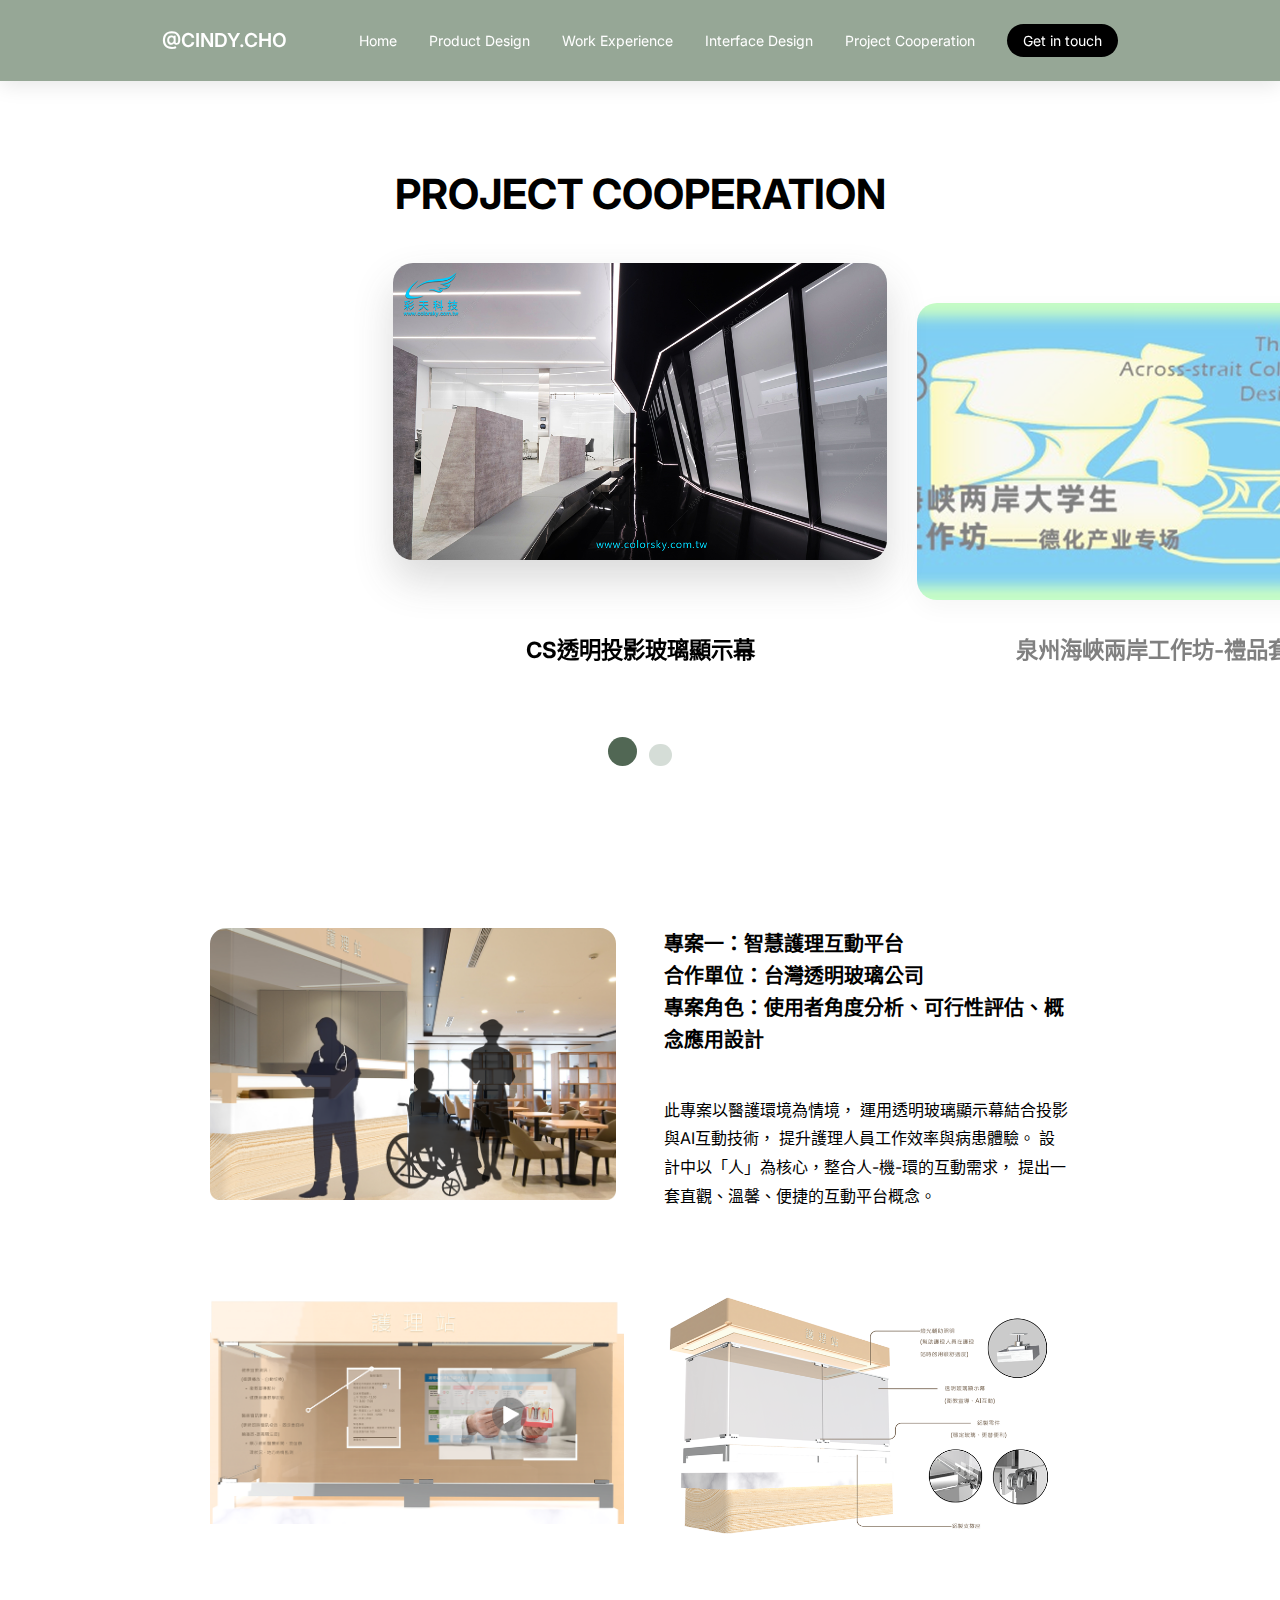
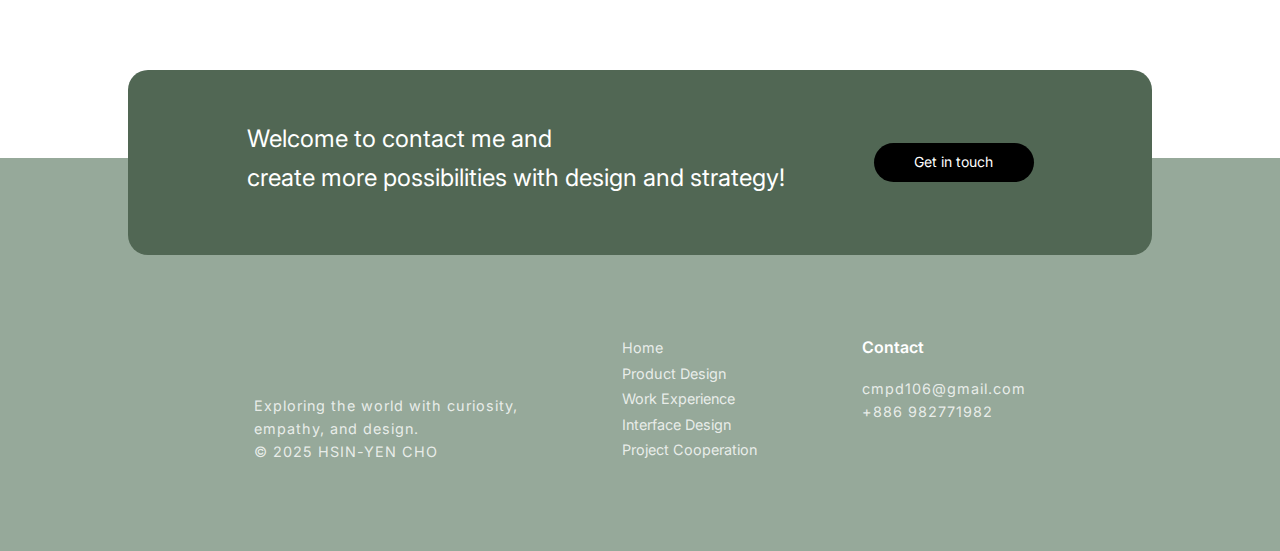
<file: projectCooperation.html>
<!DOCTYPE html>
<html lang="zh-TW">

<head>
    <meta charset="UTF-8">
    <meta name="viewport" content="width=device-width, initial-scale=1.0">
    <link rel="stylesheet" href="css/style.css">
    <link rel="stylesheet" href="css/projectCooperation.css">
    <link rel="stylesheet" href="https://cdn.jsdelivr.net/npm/swiper@11/swiper-bundle.min.css">
    <title>CINDY CHO - Designer Portfolio</title>
</head>

<body>
    <!-- Header -->
    <header>
        <div class="container">
            <div class="header-content">
                <div class="logo">@CINDY.CHO</div>

                <!-- 漢堡選單按鈕 -->
                <div class="hamburger-menu" id="hamburgerMenu">
                    <span></span>
                    <span></span>
                    <span></span>
                </div>

                <!-- 桌面版導航 -->
                <nav class="desktop-nav">
                                            <ul>
                            <li><a href="home.html">Home</a></li>
                            <li><a href="productDesign.html">Product Design</a></li>
                            <li><a href="workExperience.html">Work Experience</a></li>
                            <li><a href="#interface-design">Interface Design</a></li>
                            <li><a href="projectCooperation.html">Project Cooperation</a></li>
                            <li><a href="#contact" class="get-in-touch">Get in touch</a></li>
                        </ul>
                </nav>

                <!-- 手機版導航選單 -->
                <nav class="mobile-nav" id="mobileNav">
                                            <ul>
                            <li><a href="home.html">Home</a></li>
                            <li><a href="productDesign.html">Product Design</a></li>
                            <li><a href="workExperience.html">Work Experience</a></li>
                            <li><a href="#interface-design">Interface Design</a></li>
                            <li><a href="projectCooperation.html">Project Cooperation</a></li>
                            <li><a href="#contact" class="mobile-get-in-touch">Get in touch</a></li>
                        </ul>
                </nav>
            </div>
        </div>
    </header>
    <section id="portfolio" class="project-cooperation">
        <h2>PROJECT COOPERATION</h2>
        <div class="portfolio-showcase">
            <div class="portfolio-slider-container">
                <div class="swiper portfolioSwiper">
                    <div class="swiper-wrapper">
                        <div class="swiper-slide">
                            <div class="portfolio-card" data-portfolio="0">
                                <div class="card-image">
                                    <img src="images/projectCooperation_swiper_02.png" alt="">
                                </div>
                            </div>
                            <div class="card-content">CS透明投影玻璃顯示幕</div>
                        </div>

                        <div class="swiper-slide">
                            <div class="portfolio-card" data-portfolio="1">
                                <div class="card-image">
                                    <img src="images/projectCooperation_swiper_01.png" alt="">
                                </div>
                            </div>
                            <div class="card-content">泉州海峽兩岸工作坊-禮品套裝</div>
                        </div>
                    </div>
                </div>
                <div class="swiper-pagination"></div>
            </div>
            <div class="container">
                <div class="portfolio-detail-panel">
                    <div class="detail-content" id="portfolioDetail">
                        <!-- 內容將由 JavaScript 動態生成 -->
                    </div>
                </div>
            </div>

        </div>
    </section>

    <!-- Footer -->
    <footer>
        <!-- Contact Section -->
        <section class="contact" id="contact">
            <div class="container">
                <div class="contact-content">
                    <div class="contact-text">
                        <h2>Welcome to contact me and<br>create more possibilities with design and strategy!</h2>
                    </div>
                    <a href="#contact" class="get-in-touch">Get in touch</a>
                </div>
            </div>
        </section>
        <div class="container">
            <div class="footer-content">
                <div class="footer-section">
                    <p>Exploring the world with curiosity,<br>empathy, and design.<br>
                        © 2025 HSIN-YEN CHO</p>
                </div>
                <div class="footer-section">
                    <ul>
                        <li><a href="#">Home</a></li>
                        <li><a href="#">Product Design</a></li>
                        <li><a href="#">Work Experience</a></li>
                        <li><a href="#">Interface Design</a></li>
                        <li><a href="#">Project Cooperation</a></li>
                    </ul>
                </div>
                <div class="footer-section">
                    <h3>Contact</h3>
                    <p>cmpd106@gmail.com<br>
                        +886 982771982
                    </p>
                </div>
            </div>
        </div>
    </footer>
    <script src="script/script.js"></script>
    <script src="script/projectCooperation.js"></script>
    <script src="https://cdn.jsdelivr.net/npm/swiper@11/swiper-bundle.min.js"></script>
</body>

</html>
</file>
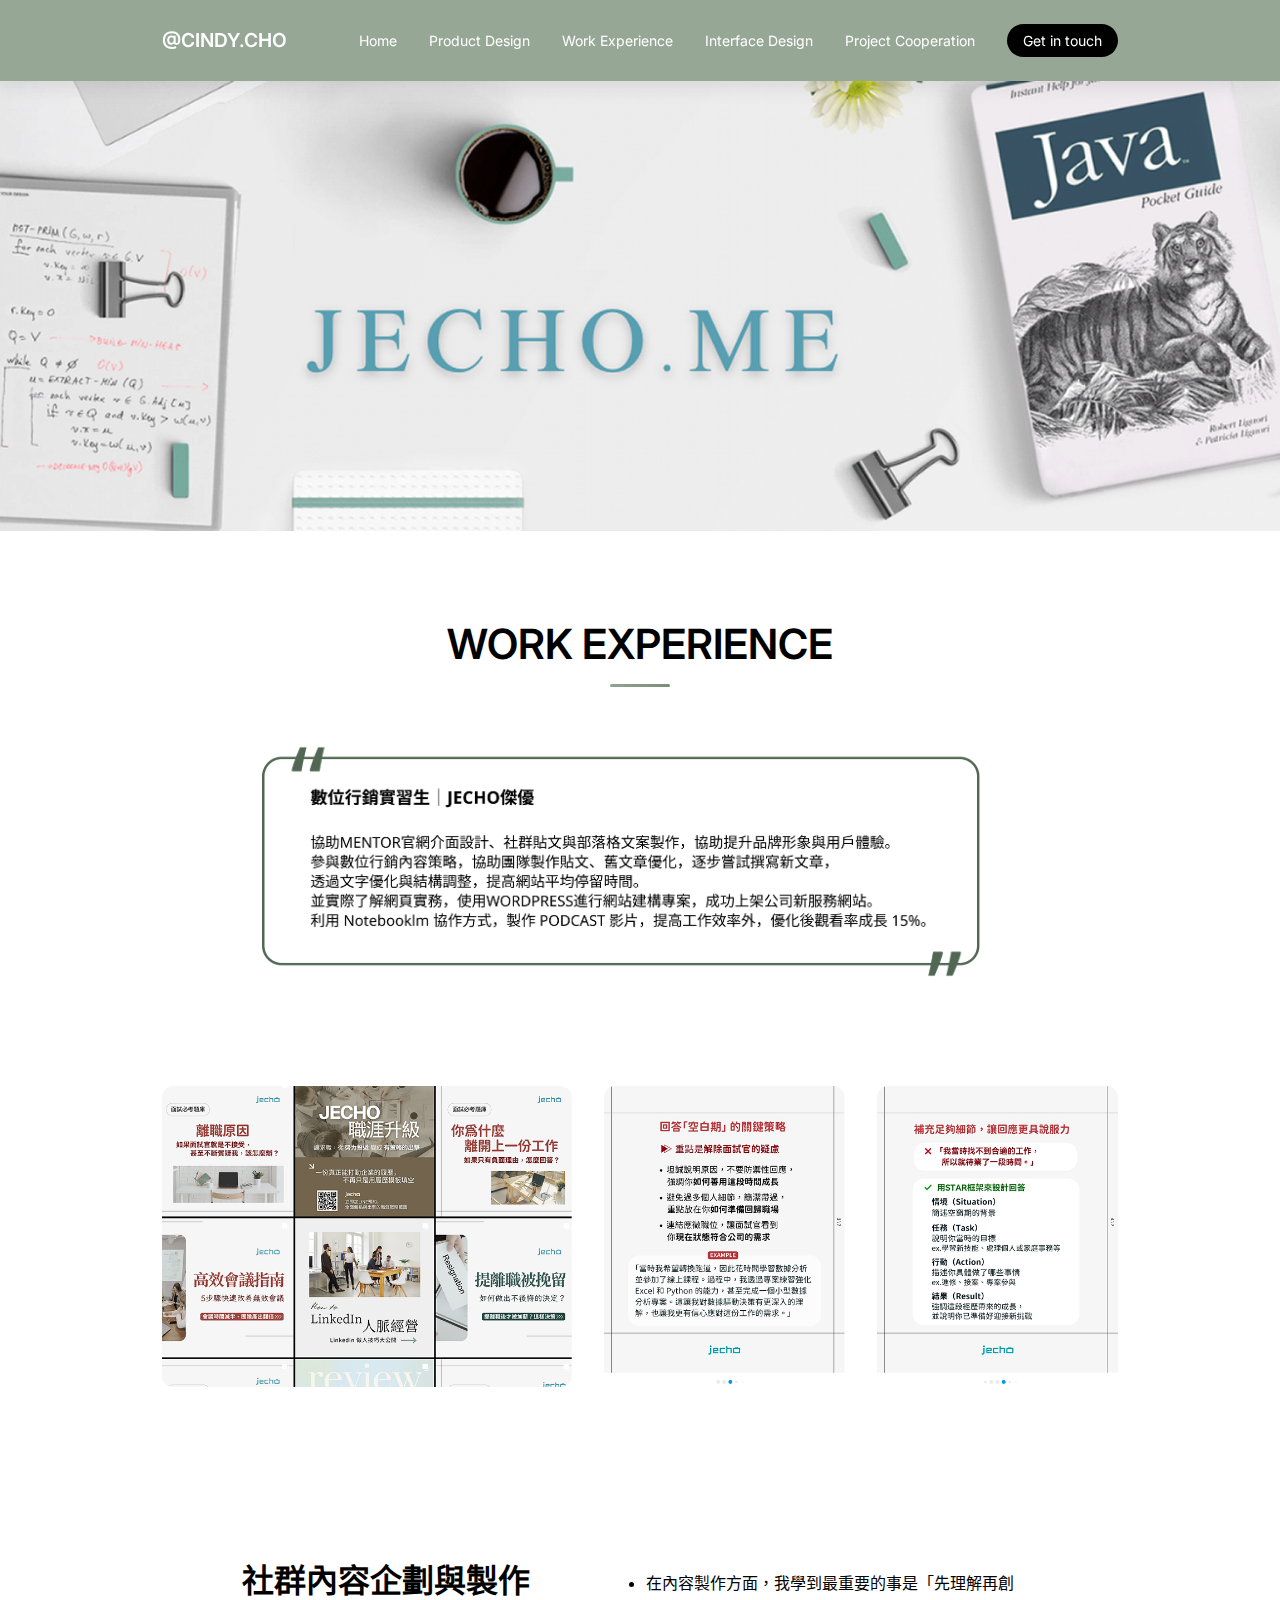
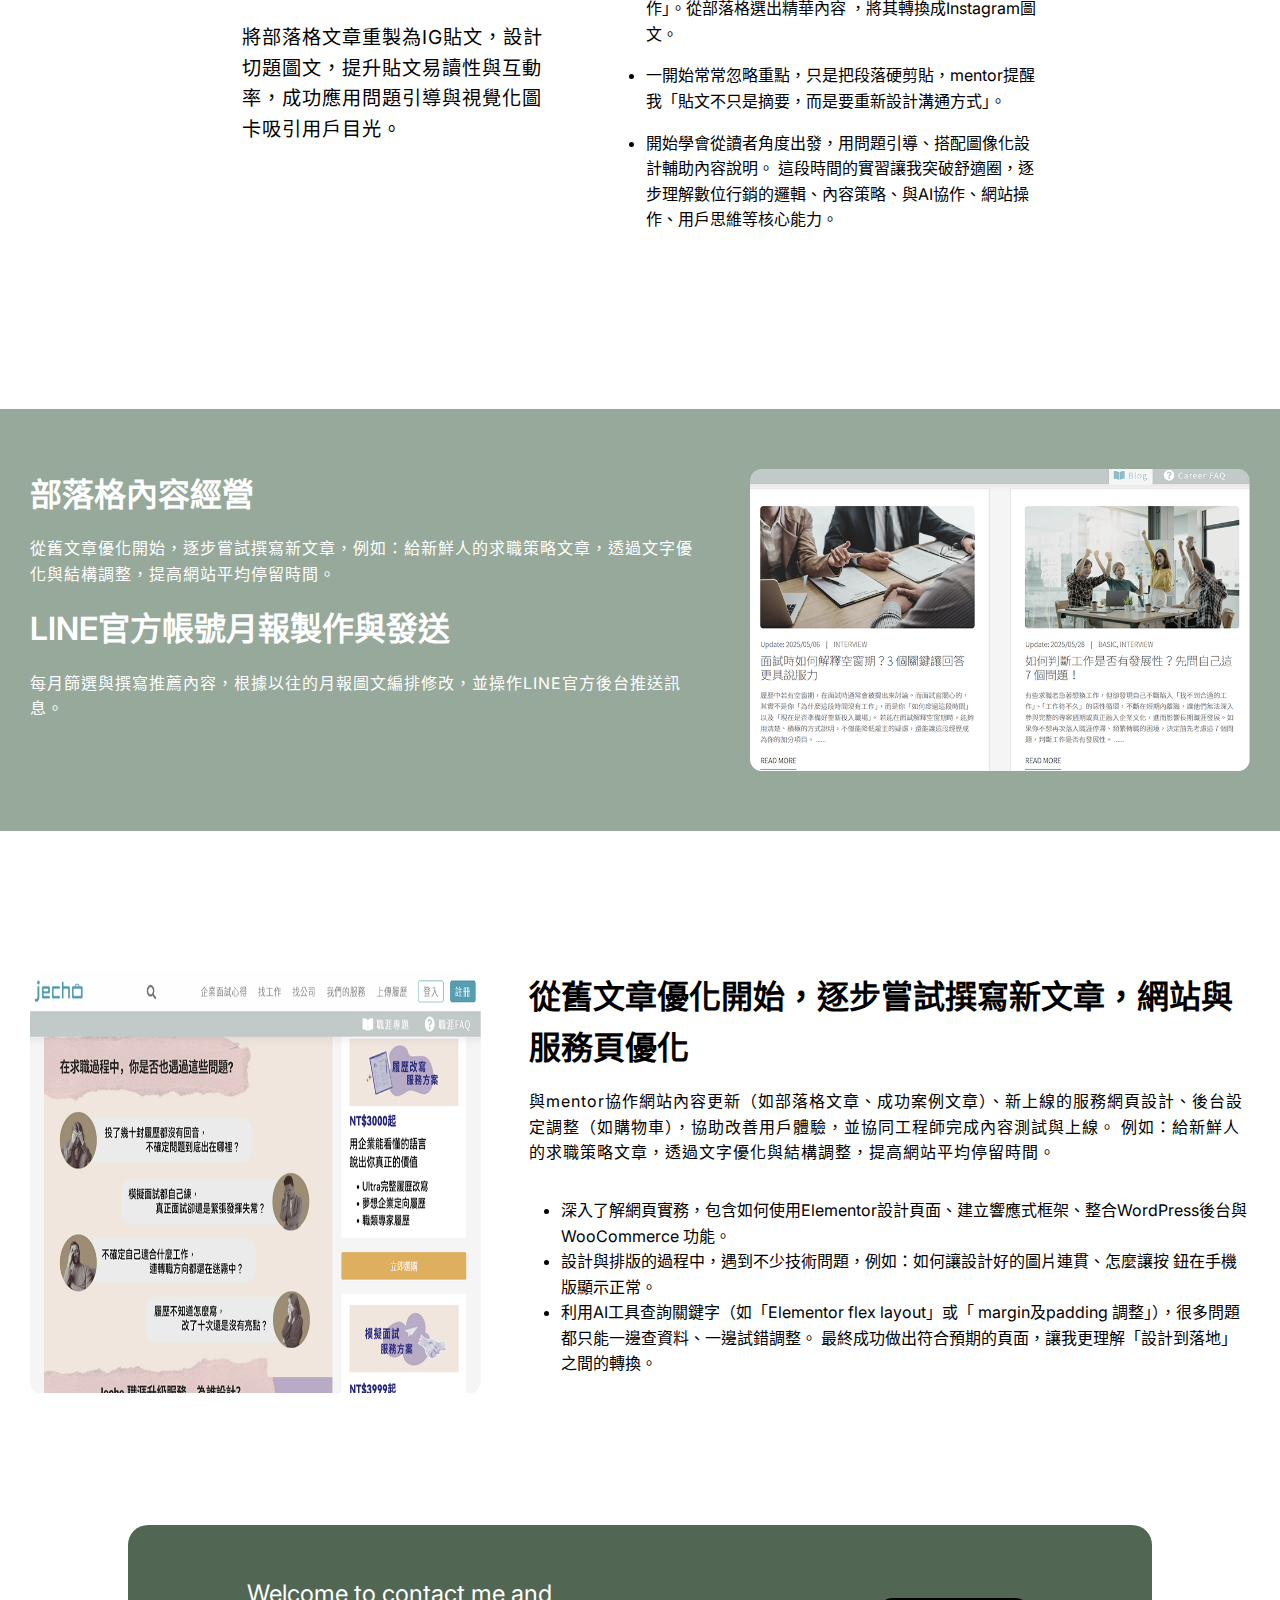
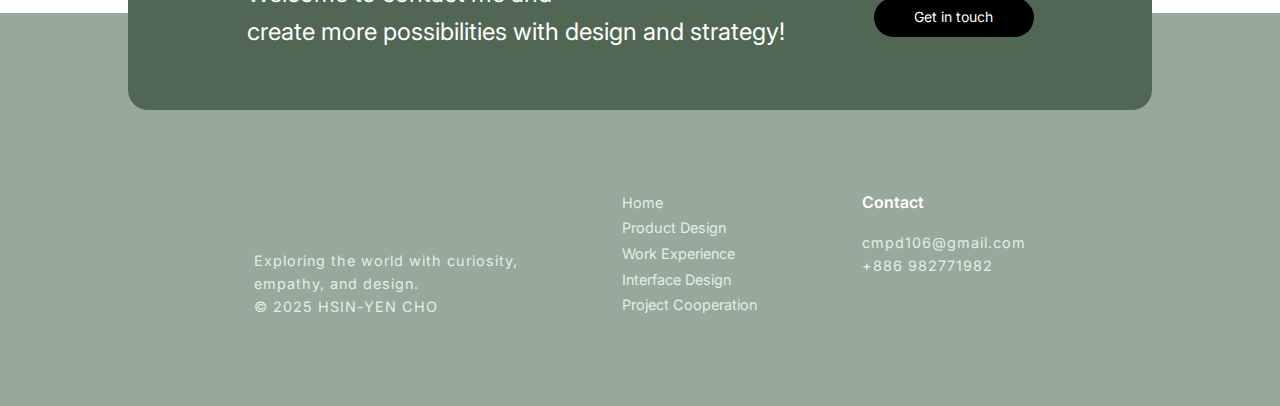
<file: workExperience.html>
<!DOCTYPE html>
<html lang="zh-TW">

<head>
    <meta charset="UTF-8">
    <meta name="viewport" content="width=device-width, initial-scale=1.0">
    <link rel="stylesheet" href="css/style.css">
    <link rel="stylesheet" href="css/workExperience.css">
    <title>CINDY CHO - Designer Portfolio</title>
</head>

<body>
    <!-- Header -->
    <header>
        <div class="container">
            <div class="header-content">
                <div class="logo">@CINDY.CHO</div>

                <!-- 漢堡選單按鈕 -->
                <div class="hamburger-menu" id="hamburgerMenu">
                    <span></span>
                    <span></span>
                    <span></span>
                </div>

                <!-- 桌面版導航 -->
                <nav class="desktop-nav">
                                            <ul>
                            <li><a href="home.html">Home</a></li>
                            <li><a href="productDesign.html">Product Design</a></li>
                            <li><a href="#">Work Experience</a></li>
                            <li><a href="#interface-design">Interface Design</a></li>
                            <li><a href="projectCooperation.html">Project Cooperation</a></li>
                            <li><a href="#contact" class="get-in-touch">Get in touch</a></li>
                        </ul>
                </nav>

                <!-- 手機版導航選單 -->
                <nav class="mobile-nav" id="mobileNav">
                                            <ul>
                            <li><a href="home.html">Home</a></li>
                            <li><a href="productDesign.html">Product Design</a></li>
                            <li><a href="workExperience.html">Work Experience</a></li>
                            <li><a href="#interface-design">Interface Design</a></li>
                            <li><a href="projectCooperation.html">Project Cooperation</a></li>
                            <li><a href="#contact" class="mobile-get-in-touch">Get in touch</a></li>
                        </ul>
                </nav>
            </div>
        </div>
    </header>
    <!-- Hero Section -->
    <section class="work-experience-hero" id="home">
        <!-- <div class="hero-content">
                <h1>PORTFOLIO</h1>
            </div> -->
    </section>
    <!-- Features Section -->
    <section class="features" id="product-design">
        <div class="container">
            <h2>WORK EXPERIENCE</h2>
            <div class="work-experience-grid">
                <img src="images/workExperienceBox.png" alt="">
            </div>
            <div class="work-experience-img-box">
                <div class="work-experience-img-box-item">
                    <img src="images/work-experience-content_p1.png" alt="">
                </div>
                <div class="work-experience-img-box-item">
                    <img src="images/work-experience-content_p2.png" alt="">
                </div>
                <div class="work-experience-img-box-item">
                    <img src="images/work-experience-content_p3.png" alt="">
                </div>
            </div>
            <div class="work-experience-content">
                <div class="work-experience-content-title">
                    <h3>社群內容企劃與製作</h3>
                    <p>將部落格文章重製為IG貼文，設計切題圖文，提升貼文易讀性與互動率，成功應用問題引導與視覺化圖卡吸引用戶目光。 </p>
                </div>
                <div class="work-experience-content-text">
                    <p>
                        <ul>
                            <li>在內容製作方面，我學到最重要的事是「先理解再創作」。從部落格選出精華內容 ，將其轉換成Instagram圖文。</li>
                            <li>一開始常常忽略重點，只是把段落硬剪貼，mentor提醒我「貼文不只是摘要，而是要重新設計溝通方式」。</li>
                            <li>開始學會從讀者角度出發，用問題引導、搭配圖像化設計輔助內容說明。 這段時間的實習讓我突破舒適圈，逐步理解數位行銷的邏輯、內容策略、與AI協作、網站操作、用戶思維等核心能力。 </li>
                        </ul>
                    </p>
                </div>
            </div>
        </div>
    </section>
    <section class="copywriting-production-section">
        <div class="copywriting-production">
            <div class="copywriting-production-content">
                <h3>部落格內容經營</h3>
                <p>從舊文章優化開始，逐步嘗試撰寫新文章，例如：給新鮮人的求職策略文章，透過文字優化與結構調整，提高網站平均停留時間。 </p>
                <h3>LINE官方帳號月報製作與發送</h3>
                <p>每月篩選與撰寫推薦內容，根據以往的月報圖文編排修改，並操作LINE官方後台推送訊息。  </p>
            </div>
            <div class="copywriting-production-img">
                <img src="images/copywriting-production.png" alt="">
            </div>
        </div>
    </section>
    <section class="interface-design-section">
        <div class="interface-design">
            <div class="interface-design-content">
                <h3>從舊文章優化開始，逐步嘗試撰寫新文章，網站與服務頁優化</h3>
                <p>與mentor協作網站內容更新（如部落格文章、成功案例文章）、新上線的服務網頁設計、後台設定調整（如購物車），協助改善用戶體驗，並協同工程師完成內容測試與上線。 例如：給新鮮人的求職策略文章，透過文字優化與結構調整，提高網站平均停留時間。 </p>
                <p>
                    <ul>
                        <li>深入了解網頁實務，包含如何使用Elementor設計頁面、建立響應式框架、整合WordPress後台與 WooCommerce 功能。 </li>
                        <li>設計與排版的過程中，遇到不少技術問題，例如：如何讓設計好的圖片連貫、怎麼讓按 鈕在手機版顯示正常。</li>
                        <li>利用AI工具查詢關鍵字（如「Elementor flex layout」或「 margin及padding 調整」），很多問題都只能一邊查資料、一邊試錯調整。
                            最終成功做出符合預期的頁面，讓我更理解「設計到落地」之間的轉換。 </li>
                    </ul>
                </p>
            </div>
            <div class="copywriting-production-img">
                <img src="images/interface-design-img.png" alt="">
            </div>
        </div>
    </section>
    <!-- Footer -->
    <footer>
        <!-- Contact Section -->
        <section class="contact" id="contact">
            <div class="container">
                <div class="contact-content">
                    <div class="contact-text">
                        <h2>Welcome to contact me and<br>create more possibilities with design and strategy!</h2>
                    </div>
                    <a href="#contact" class="get-in-touch">Get in touch</a>
                </div>
            </div>
        </section>
        <div class="container">
            <div class="footer-content">
                <div class="footer-section">
                    <p>Exploring the world with curiosity,<br>empathy, and design.<br>
                        © 2025 HSIN-YEN CHO</p>
                </div>
                <div class="footer-section">
                    <ul>
                        <li><a href="#">Home</a></li>
                        <li><a href="#">Product Design</a></li>
                        <li><a href="#">Work Experience</a></li>
                        <li><a href="#">Interface Design</a></li>
                        <li><a href="#">Project Cooperation</a></li>
                    </ul>
                </div>
                <div class="footer-section">
                    <h3>Contact</h3>
                    <p>cmpd106@gmail.com<br>
                        +886 982771982
                    </p>
                </div>
            </div>
        </div>
    </footer>
    <script src="script/script.js"></script>
</body>

</html>
</file>
<file: css/style.css>
@import url('https://fonts.googleapis.com/css2?family=Inter:ital,opsz,wght@0,14..32,100..900;1,14..32,100..900&family=Noto+Serif+TC:wght@200..900&display=swap');

* {
    margin: 0;
    padding: 0;
    box-sizing: border-box;
}

html {
    overflow-x: hidden;
}

body {
    overflow-x: hidden;
    width: 100%;
    position: relative;
}

html {
    scroll-behavior: smooth;
}

body {
    font-family: 'Inter', sans-serif;
    line-height: 1.6;
    background-color: #fff;
    overflow-x: hidden;
    min-height: 100vh;
}
.mobile-version{
    display: block;
}

/* 防止動畫元素影響佈局 */
.fade-in,
.slide-in-left,
.slide-in-right,
.scale-in {
    will-change: transform, opacity;
    backface-visibility: hidden;
    perspective: 1000px;
}

.fade-in.visible,
.slide-in-left.visible,
.slide-in-right.visible,
.scale-in.visible {
    will-change: auto;
}

/* 載入動畫 */
@keyframes fadeInUp {
    from {
        opacity: 0;
        transform: translateY(30px);
    }
    to {
        opacity: 1;
        transform: translateY(0);
    }
}

@keyframes slideInFromLeft {
    from {
        opacity: 0;
        transform: translateX(-100px);
    }
    to {
        opacity: 1;
        transform: translateX(0);
    }
}

@keyframes slideInFromRight {
    from {
        opacity: 0;
        transform: translateX(100px);
    }
    to {
        opacity: 1;
        transform: translateX(0);
    }
}

@keyframes pulse {
    0%, 100% {
        transform: scale(1);
    }
    50% {
        transform: scale(1.05);
    }
}

@keyframes float {
    0%, 100% {
        transform: translateY(0px);
    }
    50% {
        transform: translateY(-10px);
    }
}

@keyframes shimmer {
    0% {
        background-position: -200px 0;
    }
    100% {
        background-position: calc(200px + 100%) 0;
    }
}

p {
    letter-spacing: 1px;
    color: #000;
}

h2 {
    font-family: 'Inter', sans-serif;
}

.container {
    max-width: 1440px;
    margin: 0 auto;
    padding: 0 20px;
    position: relative;
    width: 100%;
    box-sizing: border-box;
}

/* Header 動畫效果 */
header {
    background: rgba(144, 162, 144, 0.9);
    padding: 25px 0;
    position: sticky;
    top: 0;
    z-index: 1000;
    backdrop-filter: blur(10px);
    transition: all 0.3s ease;
    animation: slideInFromLeft 0.8s ease-out;
}

header:hover {
    background: rgba(144, 162, 144, 0.95);
    box-shadow: 0 4px 20px rgba(0, 0, 0, 0.1);
}

.header-content {
    display: flex;
    justify-content: space-between;
    align-items: center;
    gap: 2rem;
}

.logo {
    font-size: 1.2rem;
    font-weight: 600;
    color: white;
    transition: all 0.3s ease;
    position: relative;
    overflow: hidden;
}

.logo::before {
    content: '';
    position: absolute;
    top: 0;
    left: -100%;
    width: 100%;
    height: 100%;
    background: linear-gradient(90deg, transparent, rgba(255, 255, 255, 0.2), transparent);
    transition: left 0.5s;
}

.logo:hover::before {
    left: 100%;
}

.logo:hover {
    transform: scale(1.1);
    text-shadow: 0 0 10px rgba(255, 255, 255, 0.5);
}

nav ul {
    display: flex;
    list-style: none;
    gap: 3rem;
    align-items: center;
}

nav a {
    color: white;
    text-decoration: none;
    font-weight: 400;
    font-size: 14px;
    transition: all 0.3s ease;
    position: relative;
    padding: 5px 0;
}

nav a::after {
    content: '';
    position: absolute;
    width: 0;
    height: 2px;
    bottom: -0.25rem;
    left: 50%;
    background-color: white;
    transition: all 0.3s ease;
}

nav a:last-child::after {
    content: '';
}

nav a:hover::after {
    width: 100%;
    left: 0;
}
.get-in-touch::after{
    display: none;
}
nav a:hover {
    transform: translateY(-2px);
}

.get-in-touch {
    width: 100%;
    max-width: 160px;
    text-align: center;
    background: #000;
    color: white;
    padding: 8px 16px;
    border-radius: 20px;
    text-decoration: none;
    font-size: 14px;
    transition: all 0.3s ease;
    position: relative;
    overflow: hidden;
}

.get-in-touch:hover {
    background: #333;
    transform: translateY(-2px);
    box-shadow: 0 5px 15px rgba(0, 0, 0, 0.3);
}

/* 漢堡選單樣式 */
.hamburger-menu {
    display: none;
    flex-direction: column;
    cursor: pointer;
    padding: 5px;
    z-index: 1001;
    transition: all 0.3s ease;
}

.hamburger-menu span {
    width: 25px;
    height: 3px;
    background-color: white;
    margin: 3px 0;
    transition: all 0.3s ease;
    border-radius: 2px;
}

.hamburger-menu.active span:nth-child(1) {
    transform: rotate(45deg) translate(5px, 5px);
}

.hamburger-menu.active span:nth-child(2) {
    opacity: 0;
}

.hamburger-menu.active span:nth-child(3) {
    transform: rotate(-45deg) translate(7px, -6px);
}

.hamburger-menu:hover span {
    background-color: #f0f0f0;
}

/* 手機版導航選單 */
.mobile-nav {
    display: none;
    position: fixed;
    top: 0;
    left: 0;
    width: 100%;
    height: 100vh;
    background: rgba(144, 162, 144);
    backdrop-filter: blur(20px);
    z-index: 1000;
    padding-top: 100px;
    transform: translateX(-100%);
    transition: transform 0.3s ease;
}

.mobile-nav.active {
    transform: translateX(0);
}

.mobile-nav ul {
    list-style: none;
    padding: 0;
    margin: 0;
    display: flex;
    flex-direction: column;
    align-items: center;
    gap: 2rem;
}

.mobile-nav a {
    color: white;
    text-decoration: none;
    font-size: 1.2rem;
    font-weight: 500;
    padding: 15px 30px;
    border-radius: 10px;
    transition: all 0.3s ease;
    display: block;
    text-align: center;
    min-width: 200px;
}

.mobile-nav a:hover {
    background: rgba(255, 255, 255, 0.1);
    transform: translateY(-2px);
}

.mobile-get-in-touch {
    background: rgba(255, 255, 255, 0.2) !important;
    border: 2px solid white !important;
    margin-top: 1rem !important;
    font-weight: 600 !important;
}

.mobile-get-in-touch:hover {
    background: white !important;
    color: #90a290 !important;
}

/* 選單動畫優化 */
.mobile-nav a {
    opacity: 0;
    transform: translateY(20px);
    animation: slideInMenuItem 0.3s ease forwards;
}

.mobile-nav.active a:nth-child(1) { animation-delay: 0.1s; }
.mobile-nav.active a:nth-child(2) { animation-delay: 0.2s; }
.mobile-nav.active a:nth-child(3) { animation-delay: 0.3s; }
.mobile-nav.active a:nth-child(4) { animation-delay: 0.4s; }
.mobile-nav.active a:nth-child(5) { animation-delay: 0.5s; }
.mobile-nav.active a:nth-child(6) { animation-delay: 0.6s; }

@keyframes slideInMenuItem {
    to {
        opacity: 1;
        transform: translateY(0);
    }
}

/* 防止選單項目重疊 */
.mobile-nav ul li {
    opacity: 0;
    transform: translateX(-30px);
    transition: all 0.3s ease;
}

.mobile-nav.active ul li {
    opacity: 1;
    transform: translateX(0);
}

.mobile-nav.active ul li:nth-child(1) { transition-delay: 0.1s; }
.mobile-nav.active ul li:nth-child(2) { transition-delay: 0.2s; }
.mobile-nav.active ul li:nth-child(3) { transition-delay: 0.3s; }
.mobile-nav.active ul li:nth-child(4) { transition-delay: 0.4s; }
.mobile-nav.active ul li:nth-child(5) { transition-delay: 0.5s; }
.mobile-nav.active ul li:nth-child(6) { transition-delay: 0.6s; }

/* Hero Section 動畫 */
.hero {
    height: 70vh;
    background: url('../images/heroImg.png');
    background-size: cover;
    background-position: center;
    background-attachment: fixed;
    display: flex;
    align-items: center;
    justify-content: center;
    color: white;
    text-align: center;
    position: relative;
    animation: fadeInUp 1s ease-out;
    will-change: transform;
}

.hero-content h1 {
    font-size: 4rem;
    font-weight: 300;
    letter-spacing: 0.5rem;
    margin-bottom: 1rem;
    animation: slideInFromRight 1.2s ease-out;
    position: relative;
    z-index: 1;
    will-change: transform;
}

/* Profile Section 動畫 */
.profile-section {
    background: #fff;
    color: white;
    padding: 60px 0;
}

.profile-content {
    display: flex;
    justify-content: center;
    align-items: center;
    gap: 3rem;
    max-width: 1600px;
    margin: 0 auto;
    background: #90a290;
    padding: 80px 70px 85px 50px;
    border-radius: 12px;
    transition: all 0.3s ease;
}

.profile-content:hover {
    transform: translateY(-5px);
    box-shadow: 0 15px 30px rgba(0, 0, 0, 0.1);
}

.profile-image {
    width: 100%;
    max-width: 300px;
    height: 288px;
    border-radius: 50%;
    background: url(../images/cindyCho.png);
    background-size: cover;
    flex-shrink: 0;
    border: 1px solid #fff;
    transition: all 0.3s ease;
    position: relative;
    overflow: hidden;
}

.profile-image::before {
    content: '';
    position: absolute;
    top: 0;
    left: 0;
    right: 0;
    bottom: 0;
    background: linear-gradient(45deg, transparent 30%, rgba(255, 255, 255, 0.1) 50%, transparent 70%);
    transform: translateX(-100%);
    transition: transform 0.6s;
}

.profile-image:hover::before {
    transform: translateX(100%);
}

.profile-image:hover {
    transform: scale(1.05) rotate(2deg);
    box-shadow: 0 10px 25px rgba(0, 0, 0, 0.2);
}

.profile-text h2 {
    font-size: 1.8rem;
    margin-bottom: 0.5rem;
    font-weight: 400;
    transition: all 0.3s ease;
}

.profile-text h2:hover {
    transform: translateX(10px);
    color: #f0f0f0;
}

.profile-text .subtitle {
    font-size: 0.9rem;
    margin-bottom: 1rem;
    opacity: 0.9;
    transition: all 0.3s ease;
}

.profile-text .subtitle:hover {
    opacity: 1;
    transform: translateX(5px);
}

.profile-text p {
    color: #fff;
    font-size: 0.9rem;
    line-height: 1.8;
    opacity: 0.9;
    transition: all 0.3s ease;
}

.profile-text p:hover {
    opacity: 1;
}

/* Features Section 動畫 */
.features {
    padding: 80px 0;
    background: white;
}

.features h2 {
    text-align: center;
    font-size: 2.6rem;
    margin-bottom: 3rem;
    font-weight: 600;
    position: relative;
}

.features h2::after {
    content: '';
    position: absolute;
    bottom: -10px;
    left: 50%;
    transform: translateX(-50%);
    width: 60px;
    height: 3px;
    background: linear-gradient(90deg, #90a290, #7a8f7a);
    border-radius: 2px;
}

.features-grid {
    display: grid;
    grid-template-columns: repeat(auto-fit, minmax(300px, 1fr));
    gap: 3rem;
    margin-top: 3rem;
}

.feature-item {
    text-align: center;
    padding: 2rem;
    transition: all 0.4s cubic-bezier(0.25, 0.46, 0.45, 0.94);
    border-radius: 15px;
    position: relative;
    overflow: hidden;
}

.feature-item::before {
    content: '';
    position: absolute;
    top: 0;
    left: 0;
    right: 0;
    bottom: 0;
    opacity: 0;
    transition: opacity 0.3s ease;
    border-radius: 15px;
}

.feature-item:hover::before {
    opacity: 1;
}

.feature-item:hover {
    transform: translateY(-10px) scale(1.02);
    box-shadow: 0 15px 40px rgba(0, 0, 0, 0.1);
}

.feature-icon {
    width: 100%;
    margin: 0 auto 1.5rem;
    display: flex;
    align-items: center;
    justify-content: center;
    font-size: 2rem;
    transition: all 0.3s ease;
}

.feature-icon:hover {
    animation: float 2s ease-in-out infinite;
}

.feature-icon img {
    width: 100%;
    max-width: 178px;
    height: 100%;
    object-fit: cover;
    object-position: center;
    transition: all 0.3s ease;
    filter: brightness(1);
}

.feature-icon:hover img {
    filter: brightness(1.1) saturate(1.1);
    transform: scale(1.05);
}

.feature-item h3 {
    font-size: 1.4rem;
    margin-bottom: 1rem;
    font-weight: 600;
    transition: all 0.3s ease;
    position: relative;
}

.feature-item:hover h3 {
    transform: translateY(-2px);
}

.feature-item p {
    font-size: 0.9rem;
    line-height: 1.6;
    transition: all 0.3s ease;
}

.feature-item:hover p {
    transform: translateY(-2px);
}

/* Highlight Section 動畫 */
.highlight {
    padding: 80px 0;
    background: #fff;
}

.highlight h2 {
    text-align: center;
    font-size: 2rem;
    margin-bottom: 3rem;
    font-weight: 600;
    position: relative;
}

.highlight h2::after {
    content: '';
    position: absolute;
    bottom: -10px;
    left: 50%;
    transform: translateX(-50%);
    width: 60px;
    height: 3px;
    background: linear-gradient(90deg, #90a290, #7a8f7a);
    border-radius: 2px;
}

.highlight-grid {
    display: grid;
    grid-template-columns: repeat(auto-fit, minmax(350px, 1fr));
    gap: 3rem;
    margin-top: 3rem;
}

.highlight-item {
    background: white;
    border-radius: 12px;
    overflow: hidden;
    transition: all 0.4s cubic-bezier(0.25, 0.46, 0.45, 0.94);
    position: relative;
}

.highlight-item::before {
    content: '';
    position: absolute;
    top: 0;
    left: 0;
    right: 0;
    bottom: 0;
    opacity: 0;
    transition: opacity 0.3s ease;
    z-index: 1;
}

.highlight-item:hover::before {
    opacity: 1;
}

.highlight-item:hover {
    transform: translateY(-8px) scale(1.02);
}

.highlight-image {
    display: flex;
    align-items: center;
    justify-content: center;
    font-size: 3rem;
    overflow: hidden;
    position: relative;
}

.highlight-image img {
    width: 100%;
    height: 100%;
    object-fit: cover;
    object-position: center;
    transition: all 0.4s ease;
}

.highlight-item:hover .highlight-image img {
    transform: scale(1.1);
    filter: brightness(1.1);
}

.highlight-content {
    padding: 1.5rem 0;
    text-align: center;
    position: relative;
    z-index: 2;
}

.highlight-content h3 {
    font-size: 1.4rem;
    margin-bottom: 0.8rem;
    font-weight: 600;
    transition: all 0.3s ease;
}

.highlight-item:hover .highlight-content h3 {
    transform: translateY(-2px);
}

.highlight-content p {
    font-size: 0.9rem;
    line-height: 1.6;
    margin-bottom: 1.5rem;
    transition: all 0.3s ease;
}

.highlight-item:hover .highlight-content p {
    transform: translateY(-2px);
}

.learn-more-btn {
    background: #000;
    width: 100%;
    color: white;
    padding: 8px 20px;
    border: none;
    border-radius: 10px;
    cursor: pointer;
    font-size: 1.2rem;
    transition: all 0.3s ease;
    text-decoration: none;
    display: inline-block;
    position: relative;
    overflow: hidden;
    text-align: center;
}

.learn-more-btn::before {
    content: '';
    position: absolute;
    top: 0;
    left: -100%;
    width: 100%;
    height: 100%;
    background: linear-gradient(90deg, transparent, rgba(255, 255, 255, 0.2), transparent);
    transition: left 0.5s;
}

.learn-more-btn:hover::before {
    left: 100%;
}

.learn-more-btn:hover {
    background: #333;
    transform: translateY(-2px);
    box-shadow: 0 5px 15px rgba(0, 0, 0, 0.3);
}

/* Strategy Section 動畫 */
.strategy {
    padding: 80px 0;
    background: white;
}

.strategy-content {
    display: grid;
    grid-template-columns: 1fr 1fr;
    gap: 3rem;
    align-items: center;
}

.strategy-video {
    border-radius: 8px;
    display: flex;
    align-items: center;
    justify-content: center;
    color: white;
    font-size: 3rem;
    position: relative;
    overflow: hidden;
    transition: all 0.3s ease;
}

.strategy-video:hover {
    transform: scale(1.02);
    box-shadow: 0 10px 25px rgba(0, 0, 0, 0.1);
}

.strategy-video img {
    width: 100%;
    transition: all 0.3s ease;
}

.strategy-video:hover img {
    transform: scale(1.05);
    filter: brightness(1.1);
}

.play-button {
    position: absolute;
    width: 60px;
    height: 60px;
    background: rgba(255, 255, 255, 0.9);
    border-radius: 50%;
    display: flex;
    align-items: center;
    justify-content: center;
    cursor: pointer;
    font-size: 1.5rem;
    color: #333;
    transition: all 0.3s ease;
}

.play-button:hover {
    background: rgba(255, 255, 255, 1);
    transform: scale(1.1);
    box-shadow: 0 5px 15px rgba(0, 0, 0, 0.2);
}

.strategy-text h2 {
    font-size: 2rem;
    margin-bottom: 1.5rem;
    font-weight: 600;
    transition: all 0.3s ease;
    position: relative;
}

.strategy-text h2::after {
    content: '';
    position: absolute;
    bottom: -5px;
    left: 0;
    width: 0;
    height: 2px;
    background: #90a290;
    transition: width 0.3s ease;
}

.strategy-text:hover h2::after {
    width: 100%;
}

.strategy-text p {
    font-size: 0.9rem;
    line-height: 1.8;
    margin-bottom: 1.5rem;
    transition: all 0.3s ease;
}

.strategy-text p:hover {
    transform: translateX(5px);
}

/* Contact Section 動畫 */
.contact {
    background: #516754;
    color: #fff;
    padding: 50px 0;
    border-radius: 20px;
    position: relative;
    bottom: 8rem;
    transition: all 0.3s ease;
    overflow: hidden;
    max-width: 1024px;
    margin: 0 auto;
}

.contact::before {
    content: '';
    position: absolute;
    top: -50%;
    left: -50%;
    width: 200%;
    height: 200%;
    background: radial-gradient(circle, rgba(255, 255, 255, 0.1) 0%, transparent 70%);
    opacity: 0;
    transition: opacity 0.3s ease;
}

.contact:hover::before {
    opacity: 1;
}

.contact:hover {
    transform: translateY(-5px);
    box-shadow: 0 15px 30px rgba(0, 0, 0, 0.2);
}

.contact-content {
    display: flex;
    justify-content: space-around;
    align-items: center;
    padding: 0 40px;
    position: relative;
    z-index: 1;
}

.contact-text h2 {
    font-size: 1.5rem;
    margin-bottom: 0.5rem;
    font-weight: 400;
    transition: all 0.3s ease;
}

.contact-text:hover h2 {
    transform: translateX(10px);
}

.contact-text p {
    color: #fff;
    transition: all 0.3s ease;
}

.contact-text:hover p {
    transform: translateX(5px);
}

/* Footer 動畫 */
footer {
    position: relative;
    background: #96A99A;
    color: white;
    padding: 40px 0;
    margin-top: 160px;
    transition: all 0.3s ease;
}

footer:hover {
    background: #8a9d8a;
}

.footer-content {
    display: flex;
    justify-content: space-around;
    gap: 3rem;
    margin: 0 4rem;
    position: relative;
    bottom: 3rem;
}

.footer-section:first-child {
    display: flex;
    align-items: end;
}

.footer-section h3 {
    font-size: 1rem;
    margin-bottom: 1rem;
    font-weight: 600;
    transition: all 0.3s ease;
}

.footer-section:hover h3 {
    transform: translateY(-2px);
    color: #f0f0f0;
}

.footer-section ul {
    list-style: none;
}

.footer-section ul li {
    transition: all 0.3s ease;
}

.footer-section ul li:hover {
    transform: translateX(5px);
}

.footer-section p,
.footer-section a {
    font-size: 0.9rem;
    color: rgba(255, 255, 255, 0.8);
    text-decoration: none;
    line-height: 1.6;
    transition: all 0.3s ease;
}

.footer-section a:hover {
    color: white;
    transform: translateX(3px);
}

/* 響應式動畫調整 */
@media (max-width: 768px) {
    .hero-content h1 {
        font-size: 2.5rem;
        letter-spacing: 0.2rem;
    }

    .profile-content {
        flex-direction: column;
        text-align: center;
    }

    .strategy-content {
        grid-template-columns: 1fr;
    }

    .contact-content {
        flex-direction: column;
        gap: 1rem;
        text-align: center;
    }

    nav ul {
        gap: 1rem;
    }

    nav a {
        font-size: 12px;
    }

    .feature-item:hover {
        transform: translateY(-5px) scale(1.01);
    }

    .highlight-item:hover {
        transform: translateY(-5px) scale(1.01);
    }
}

/* 載入動畫 */
.loading-animation {
    animation: pulse 2s ease-in-out infinite;
}

/* 特殊效果 */
.shimmer-effect {
    background: linear-gradient(90deg, #f0f0f0 25%, #e0e0e0 50%, #f0f0f0 75%);
    background-size: 200px 100%;
    animation: shimmer 2s infinite;
}

/* 滾動動畫類別 - 優化版本 */
.fade-in {
    opacity: 0;
    transform: translateY(20px);
    transition: all 0.6s cubic-bezier(0.25, 0.46, 0.45, 0.94);
}

.fade-in.visible {
    opacity: 1;
    transform: translateY(0);
}

.slide-in-left {
    opacity: 0;
    transform: translateX(-20px);
    transition: all 0.6s cubic-bezier(0.25, 0.46, 0.45, 0.94);
}

.slide-in-left.visible {
    opacity: 1;
    transform: translateX(0);
}

.slide-in-right {
    opacity: 0;
    transform: translateX(20px);
    transition: all 0.6s cubic-bezier(0.25, 0.46, 0.45, 0.94);
}

.slide-in-right.visible {
    opacity: 1;
    transform: translateX(0);
}

.scale-in {
    opacity: 0;
    transform: scale(0.98);
    transition: all 0.6s cubic-bezier(0.25, 0.46, 0.45, 0.94);
}

.scale-in.visible {
    opacity: 1;
    transform: scale(1);
}
@media (max-width: 1280px) {
    nav ul{
        gap: 2rem;
    }
    .container {
        max-width: 996px;
    }
}

/* 響應式設計 - 平板和手機 */

/* 平板裝置 (768px - 1024px) */
@media (max-width: 1024px) {
    .container {
        max-width: 100%;
        padding: 0 30px;
    }

    /* Header 調整 */
    header {
        padding: 20px 0;
    }

    .header-content {
        gap: 1.5rem;
        justify-content: space-between;
    }

    .logo {
        font-size: 1.15rem;
    }

    /* 顯示漢堡選單，隱藏桌面導航 */
    .hamburger-menu {
        display: flex;
    }

    .desktop-nav {
        display: none;
    }

    .mobile-nav {
        display: block;
    }
    .contact{
        max-width: 768px;
    }

    /* 確保手機選單項目不會太長 */
    .mobile-nav a {
        font-size: 1.1rem;
        padding: 12px 25px;
        white-space: nowrap;
        overflow: hidden;
        text-overflow: ellipsis;
        max-width: 280px;
    }

    /* Hero Section */
    .hero {
        height: 60vh;
        background-attachment: scroll;
    }

    .hero-content h1 {
        font-size: 3rem;
        letter-spacing: 0.3rem;
    }

    /* Profile Section */
    .profile-content {
        padding: 60px 40px 65px 30px;
        gap: 2rem;
    }

    .profile-image {
        max-width: 220px;
        height: 210px;
    }

    .profile-text h2 {
        font-size: 1.6rem;
    }

    .profile-text p {
        font-size: 0.85rem;
    }

    /* Features Section */
    .features {
        padding: 60px 0;
    }

    .features h2 {
        font-size: 2.2rem;
    }

    .features-grid {
        grid-template-columns: repeat(auto-fit, minmax(280px, 1fr));
        gap: 2.5rem;
    }

    .feature-item {
        padding: 1.5rem;
    }

    .feature-item h3 {
        font-size: 1.2rem;
    }

    .feature-item p {
        font-size: 0.85rem;
    }

    /* Highlight Section */
    .highlight {
        padding: 60px 0;
    }

    .highlight-grid {
        grid-template-columns: repeat(auto-fit, minmax(320px, 1fr));
        gap: 2.5rem;
    }

    .highlight-content h3 {
        font-size: 1.2rem;
    }

    .highlight-content p {
        font-size: 0.85rem;
    }

    .learn-more-btn {
        font-size: 1rem;
        padding: 10px 18px;
    }

    /* Strategy Section */
    .strategy {
        padding: 60px 0;
    }

    .strategy-content {
        gap: 2rem;
    }

    .strategy-text h2 {
        font-size: 1.8rem;
    }

    .strategy-text p {
        font-size: 0.85rem;
    }

    /* Contact Section */
    .contact {
        padding: 40px 0;
        bottom: 6rem;
    }

    .contact-content {
        padding: 0 30px;
        gap: 1rem;
    }

    .contact-text h2 {
        font-size: 1.3rem;
    }

    /* Footer */
    .footer-content {
        margin: 0 2rem;
        gap: 2rem;
    }
}

/* 手機裝置 (最大 768px) */
@media (max-width: 768px) {
    .mobile-version{
        display: none;
    }
    .container {
        padding: 0 20px;
    }

    /* Header 手機版 */
    header {
        padding: 15px 0;
    }

    .header-content {
        flex-direction: row;
        justify-content: space-between;
        gap: 1rem;
    }

    .logo {
        font-size: 1.1rem;
    }

    /* 顯示漢堡選單，隱藏桌面導航 */
    .hamburger-menu {
        display: flex;
    }

    .desktop-nav {
        display: none;
    }

    .mobile-nav {
        display: block;
    }

    /* 手機版選單項目優化 */
    .mobile-nav a {
        font-size: 1rem;
        padding: 12px 20px;
        margin: 0 auto;
        max-width: 250px;
        text-align: center;
    }

    .mobile-get-in-touch {
        margin-top: 1.5rem !important;
        font-size: 1rem !important;
    }

    /* Hero Section 手機版 */
    .hero {
        height: 35vh;
        background-attachment: scroll;
    }

    .hero-content h1 {
        font-size: 2rem;
        letter-spacing: 0.2rem;
        margin-bottom: 0.5rem;
    }

    /* Profile Section 手機版 */
    .profile-content {
        flex-direction: column;
        text-align: center;
        padding: 40px 20px 45px 20px;
        gap: 1.5rem;
    }

    .profile-image {
        max-width: 180px;
        height: 172px;
        margin: 0 auto;
    }

    .profile-text h2 {
        font-size: 1.4rem;
    }

    .profile-text .subtitle {
        font-size: 0.8rem;
    }

    .profile-text p {
        font-size: 0.8rem;
        line-height: 1.6;
    }

    /* Features Section 手機版 */
    .features {
        padding: 50px 0;
    }

    .features h2 {
        font-size: 1.8rem;
        margin-bottom: 2rem;
    }

    .features-grid {
        grid-template-columns: 1fr;
        gap: 2rem;
    }

    .feature-item {
        padding: 1.2rem;
    }

    .feature-icon {
        margin: 0 auto 1rem;
    }

    .feature-icon img {
        max-width: 120px;
    }

    .feature-item h3 {
        font-size: 1.1rem;
    }

    .feature-item p {
        font-size: 0.8rem;
    }

    /* Highlight Section 手機版 */
    .highlight {
        padding: 50px 0;
    }

    .highlight h2 {
        font-size: 1.6rem;
        margin-bottom: 2rem;
    }

    .highlight-grid {
        grid-template-columns: 1fr;
        gap: 3rem;
    }

    .highlight-content {
        padding: 1rem 0;
    }

    .highlight-content h3 {
        font-size: 1.1rem;
    }

    .highlight-content p {
        font-size: 0.8rem;
        margin-bottom: 1rem;
    }

    .learn-more-btn {
        font-size: 0.9rem;
        padding: 10px 16px;
    }

    /* Strategy Section 手機版 */
    .strategy {
        padding: 50px 0;
    }

    .strategy-content {
        display: flex;
        flex-direction: column-reverse;
        gap: 1.5rem;
    }

    .strategy-text h2 {
        font-size: 1.5rem;
        margin-bottom: 1rem;
    }

    .strategy-text p {
        font-size: 0.8rem;
        line-height: 1.6;
        margin-bottom: 1rem;
    }

    /* Contact Section 手機版 */
    .contact {
        padding: 30px 0;
        bottom: 4rem;
        border-radius: 15px;
        max-width: 500px;
        bottom: 8rem;
    }

    .contact-content {
        flex-direction: column;
        gap: 1rem;
        text-align: center;
        padding: 0 20px;
    }

    .contact-text h2 {
        font-size: 1.1rem;
        line-height: 1.4;
    }

    /* Footer 手機版 */
    footer {
        margin-top: 120px;
    }
    .footer-content {
        flex-direction: column-reverse;
        gap: 1.5rem;
        margin: 0;
        bottom: 2rem;
        text-align: center;
        bottom: 0;
    }
    .footer-section:first-child {
        align-items: center;
        justify-content: center;
    }

    .footer-section h3 {
        font-size: 0.9rem;
    }

    .footer-section p,
    .footer-section a {
        font-size: 0.8rem;
    }

    /* 動畫優化 - 手機版 */
    .fade-in,
    .slide-in-left,
    .slide-in-right,
    .scale-in {
        transition: all 0.4s ease;
    }

    .feature-item:hover,
    .highlight-item:hover {
        transform: translateY(-3px) scale(1.01);
    }

    /* 移除複雜動畫效果 */
    .feature-item:hover {
        box-shadow: 0 8px 20px rgba(0, 0, 0, 0.1);
    }

    .highlight-item:hover {
        box-shadow: 0 10px 25px rgba(0, 0, 0, 0.1);
    }
    .footer-content{
        bottom: 3rem;
    }

}

/* 小手機裝置 (最大 480px) */
@media (max-width: 480px) {
    .container {
        padding: 0 15px;
    }

    /* Header 小手機版 */
    .header-content {
        gap: 0.8rem;
    }

    .logo {
        font-size: 1rem;
    }

    .hamburger-menu span {
        width: 22px;
        height: 2.5px;
    }

    /* Hero Section 小手機版 */
    .hero {
        height: 27vh;
    }

    .hero-content h1 {
        font-size: 1.6rem;
        letter-spacing: 0.1rem;
    }

    /* Profile Section 小手機版 */
    .profile-content {
        padding: 30px 15px 35px 15px;
    }

    .profile-image {
        max-width: 150px;
        height: 144px;
    }

    .profile-text h2 {
        font-size: 1.2rem;
    }

    .profile-text .subtitle {
        font-size: 0.75rem;
    }

    .profile-text p {
        font-size: 0.75rem;
    }

    /* Features Section 小手機版 */
    .features h2 {
        font-size: 1.5rem;
    }

    .feature-icon img {
        max-width: 100px;
    }

    .feature-item h3 {
        font-size: 1rem;
    }

    .feature-item p {
        font-size: 0.75rem;
    }

    /* Highlight Section 小手機版 */
    .highlight h2 {
        font-size: 1.4rem;
    }

    .highlight-content h3 {
        font-size: 1rem;
    }

    .highlight-content p {
        font-size: 0.75rem;
    }

    .learn-more-btn {
        font-size: 0.8rem;
        padding: 10px 14px;
    }

    /* Strategy Section 小手機版 */
    .strategy-text h2 {
        font-size: 1.3rem;
    }

    .strategy-text p {
        font-size: 0.75rem;
    }
    .contact {
        max-width: 300px;
    }

    /* Contact Section 小手機版 */
    .contact-text h2 {
        font-size: 1rem;
    }

    /* Footer 小手機版 */
    .footer-content {
        margin: 0 0.5rem;
    }

    .footer-section p,
    .footer-section a {
        font-size: 0.75rem;
    }
}

/* 橫向手機 (landscape) */
@media (max-width: 768px) and (orientation: landscape) {
    .hero {
        height: 70vh;
    }

    .hero-content h1 {
        font-size: 2.2rem;
    }

    .profile-content {
        flex-direction: row;
        text-align: left;
    }

    .features-grid {
        grid-template-columns: repeat(auto-fit, minmax(250px, 1fr));
    }

    .highlight-grid {
        grid-template-columns: repeat(auto-fit, minmax(280px, 1fr));
    }
}

/* 防止水平滾動的通用樣式 */
@media (max-width: 1024px) {
    * {
        max-width: 100%;
        word-wrap: break-word;
        overflow-wrap: break-word;
    }

    img {
        max-width: 100%;
        height: auto;
    }

    /* 確保所有文字內容不會溢出 */
    h1, h2, h3, h4, h5, h6, p, span, div {
        word-break: break-word;
        hyphens: auto;
    }

    /* 確保 Grid 和 Flex 容器不會溢出 */
    .features-grid,
    .highlight-grid,
    .profile-content,
    .strategy-content,
    .contact-content,
    .footer-content {
        width: 100%;
        max-width: 100%;
        overflow: hidden;
    }
}
</file>
<file: css/projectCooperation.css>
/* Project Cooperation 專用樣式 */
.project-cooperation {
    margin-top: 80px;
}

.project-cooperation h2 {
    font-size: 2.6rem;
    margin-bottom: 1rem;
    color: #000;
    text-align: center;
}

/* 專案一：智慧護理互動平台 - 圖文並排排版 */
.layout-healthcare {
    display: grid;
    grid-template-columns: 1fr 1fr;
    gap: 3rem;
    align-items: start;
}

.layout-healthcare .project-main-image {
    width: 100%;
    border-radius: 16px;
    overflow: hidden;
}

.layout-healthcare .project-main-image img {
    width: 100%;
    height: auto;
    object-fit: cover;
}

.layout-healthcare .project-info {
    display: flex;
    flex-direction: column;
    gap: 1.5rem;
    height: 100%;
}

.layout-healthcare .project-info-content {
    display: flex;
    flex-direction: column;
    gap: 1.5rem;
    height: 100%;
    justify-content: center;
}

.layout-healthcare .project-title {
    font-size: 20px;
    font-weight: bold;
    color: #000;
    line-height: 1.6;
    margin: 0 0 1rem 0;
}

.layout-healthcare .project-subtitle {
    font-size: 1.8rem;
    margin-bottom: 1rem;
}

.layout-healthcare .project-role {
    font-size: 1.8rem;
    margin-bottom: 1.5rem;
    font-weight: 500;
}

.layout-healthcare .project-description {
    color: #000;
    line-height: 1.8;
    font-size: 1rem;
}

.layout-healthcare .project-gallery {
    grid-column: 1 / -1;
    display: grid;
    grid-template-columns: repeat(2, 1fr);
    gap: 2rem;
    margin-top: 2rem;
}

.layout-healthcare .project-gallery .gallery-item {
    border-radius: 12px;
    overflow: hidden;
}

.layout-healthcare .project-gallery .gallery-item img {
    width: 100%;
    height: auto;
    object-fit: cover;
}

/* 專案二：四季禮品系列 - 圖片主導排版 */
.layout-seasons {
    display: flex;
    flex-direction: column;
    gap: 2rem;
}

.layout-seasons .project-header {
    display: grid;
    grid-template-columns: 1fr 1fr;
    gap: 3rem;
    align-items: center;
}

.layout-seasons .project-main-image {
    width: 100%;
    border-radius: 16px;
    overflow: hidden;
}

.layout-seasons .project-main-image img {
    width: 100%;
    height: auto;
    object-fit: cover;
}

.layout-seasons .project-info {
    display: flex;
    flex-direction: column;
    gap: 1.5rem;
}

.layout-seasons .project-title {
    font-size: 20px;
    font-weight: bold;
    color: #000;
    line-height: 1.6;
    margin: 0 0 1rem 0;
}

.layout-seasons .project-subtitle {
    font-size: 1.2rem;
    color: #666;
    margin-bottom: 1rem;
}

.layout-seasons .project-description {
    color: #000;
    line-height: 1.8;
    font-size: 1rem;
}

.layout-seasons .project-concept {
    gap: 2rem;
    align-items: center;
    margin-top: 2rem;
}

.layout-seasons .concept-icons {
    display: flex;
    flex-direction: column;
    gap: 1rem;
    align-items: center;
}

.layout-seasons .concept-icon {
    width: 60px;
    height: 60px;
    display: flex;
    align-items: center;
    justify-content: center;
    font-size: 2rem;
}

.layout-seasons .concept-plus {
    font-size: 1.5rem;
    color: #666;
    font-weight: bold;
}

.layout-seasons .concept-gallery {
    gap: 1rem;
}

.layout-seasons .concept-gallery .gallery-item {
    border-radius: 12px;
    overflow: hidden;
}

.layout-seasons .concept-gallery .gallery-item img {
    width: 100%;
    height: auto;
    object-fit: cover;
}



/* Portfolio Showcase 樣式 */
.portfolio-showcase {
    display: grid;
    gap: 6rem;
    margin: 0 auto;
}

/* Swiper 樣式 */
.portfolio-slider-container {
    position: relative;
    width: 100%;
    overflow: hidden;
    padding: 0;
}

.portfolioSwiper {
    padding: 20px 0 60px;
    width: 100%;
    height: 100%;
    overflow: visible;
}

.portfolioSwiper .swiper-slide {
    height: auto;
    display: flex;
    transition: all 0.5s cubic-bezier(0.25, 0.46, 0.45, 0.94);
    transform: scale(0.5);
    opacity: 0.5;
    z-index: 1;
    flex-direction: column;
    align-items: center;
    gap: 1rem;
}

.portfolioSwiper .swiper-slide-active {
    transform: scale(1);
    opacity: 1;
    z-index: 10;
}

.portfolioSwiper .swiper-slide-next,
.portfolioSwiper .swiper-slide-prev {
    transform: scale(0.5);
    opacity: 0.6;
    z-index: 2;
}

.portfolioSwiper .swiper-wrapper {
    display: flex;
    align-items: stretch;
    height: auto;
    padding: 60px 0 100px 0;
}

.portfolio-card {
    background: white;
    border-radius: 20px;
    box-shadow: 0 8px 25px rgba(0,0,0,0.08);
    transition: all 0.4s cubic-bezier(0.25, 0.46, 0.45, 0.94);
    cursor: pointer;
    position: relative;
    overflow: hidden;
    width: 100%;
    height: 100%;
    display: flex;
}

.portfolio-card.active {
    transform: translateY(-40px);
    box-shadow: 0 20px 40px rgba(69, 71, 72, 0.2);
}

.card-image {
    width: 100%;
    border-radius: 12px;
    overflow: hidden;
}

.card-image img {
    width: 100%;
    height: 100%;
    object-fit: cover;
    transition: transform 0.3s ease;
}

.card-content {
    flex: 1;
    display: flex;
    flex-direction: column;
    font-size: 1.4rem;
    font-weight: bold;
    padding: 1rem;
    text-align: center;
}

/* 分頁點樣式 */
.swiper-pagination {
    bottom: 10px !important;
    margin-top: 30px;
    text-align: center;
}

.swiper-pagination-bullet {
    background: #96A99A !important;
    opacity: 0.4 !important;
    width: 12px !important;
    height: 12px !important;
    margin: 0 6px !important;
    transition: all 0.3s ease !important;
    width: 1.4rem !important;
    height: 1.4rem !important;
}

.swiper-pagination-bullet-active {
    background: #516754 !important;
    width: 1.8rem !important;
    height: 1.8rem !important;
    opacity: 1 !important;
}

.swiper-pagination-bullet:hover {
    opacity: 0.8 !important;
}

/* 詳情面板 */
.portfolio-detail-panel {
    background: white;
    border-radius: 20px;
    padding: 3rem;
    position: sticky;
    top: 100px;
    height: fit-content;
    overflow-y: auto;
}

/* 響應式設計 */
@media (max-width: 1024px) {
    .portfolio-showcase {
        grid-template-columns: 1fr;
        gap: 2rem;
    }
    
    .portfolioSwiper .swiper-slide {
        transform: scale(0.8);
        opacity: 0.6;
    }
    
    .portfolioSwiper .swiper-slide-active {
        transform: scale(1);
        opacity: 1;
    }
    
    .portfolioSwiper .swiper-slide-next,
    .portfolioSwiper .swiper-slide-prev {
        transform: scale(0.8);
        opacity: 0.6;
    }

    .layout-healthcare {
        grid-template-columns: 1fr;
        gap: 2rem;
    }
    
    .layout-healthcare .project-gallery {
        grid-template-columns: 1fr;
    }
    
    .layout-seasons .project-header {
        grid-template-columns: 1fr;
        gap: 2rem;
    }
    
    .layout-seasons .project-concept {
        grid-template-columns: 1fr;
        gap: 1.5rem;
    }
    
    .layout-seasons .concept-icons {
        flex-direction: row;
        justify-content: center;
    }
}

@media (max-width: 768px) {
    .project-cooperation h2 {
        font-size: 2rem;
    }
    
    .portfolio-showcase {
        grid-template-columns: 1fr;
        gap: 2rem;
    }
    
    .portfolio-detail-panel {
        position: relative;
        top: 0;
        max-height: none;
        padding: 1rem;
    }
    
    .portfolioSwiper {
        padding: 10px 0 50px;
    }
    
    .portfolio-slider-container {
        padding: 0 15px;
    }

    /* 手機版 Swiper 優化 */
    .swiper-pagination {
        margin-top: 20px;
    }
    
    .swiper-pagination-bullet {
        width: 10px !important;
        height: 10px !important;
        margin: 0 4px !important;
    }
    
    /* 手機版縮放效果調整 */
    .portfolioSwiper .swiper-slide {
        transform: scale(0.9);
        opacity: 0.7;
    }
    
    .portfolioSwiper .swiper-slide-active {
        transform: scale(1);
        opacity: 1;
    }
    
    .portfolioSwiper .swiper-slide-next,
    .portfolioSwiper .swiper-slide-prev {
        transform: scale(0.9);
        opacity: 0.7;
    }
    
    .layout-healthcare .project-title,
    .layout-seasons .project-title {
        font-size: 1.6rem;
    }
    
    .layout-healthcare .project-gallery {
        grid-template-columns: 1fr;
        gap: 1rem;
    }
    
    .layout-seasons .concept-gallery {
        grid-template-columns: 1fr;
    }
    
    .layout-seasons .concept-icons {
        flex-direction: column;
        gap: 0.5rem;
    }
    
    .layout-seasons .concept-icon {
        width: 40px;
        height: 40px;
        font-size: 1.5rem;
    }
}

/* 大螢幕優化 */
@media (min-width: 1200px) {
    .portfolioSwiper .swiper-slide {
        transform: scale(0.7);
        opacity: 0.4;
    }
    
    .portfolioSwiper .swiper-slide-active {
        transform: scale(1);
        opacity: 1;
    }
    
    .portfolioSwiper .swiper-slide-next,
    .portfolioSwiper .swiper-slide-prev {
        transform: scale(0.7);
        opacity: 0.5;
    }
}
</file>
<file: css/workExperience.css>
.work-experience-hero {
    background-image: url(../images/jecho_banner.png) !important;
    height: 50vh;
    background-size: cover;
    background-position: center;
}
.work-experience-grid{
    padding: 0 100px;
}
.work-experience-grid img{
    width: 100%;
}
.work-experience-img-box{
    display: flex;
    justify-content: center;
    align-items: center;
    gap: 2rem;
    padding: 80px 0;
}
.work-experience-img-box img{
    width: 100%;
    height: 100%;
}
.work-experience-content{
    display: flex;
    gap: 6rem;
    padding: 80px;
}
.work-experience-content-title{
    display: flex;
    flex-direction: column;
    gap: 1rem;
}
.work-experience-content-title h3{
    font-size: 2rem;
    font-weight: 600;
}
.work-experience-content-title p{
    font-size: 1.2rem;
    font-weight: 400;
}
.work-experience-content-text{
    display: flex;
    flex-direction: column;
    gap: 1rem;
}
.work-experience-content-text ul{
    display: flex;
    flex-direction: column;
    gap: 1rem;
}
.copywriting-production{
    display: flex;
    background-color: #96A99A;
    padding: 60px 30px;
    justify-content: center;
    gap: 3rem;
}
.interface-design{
    display: flex;
    background-color: #fff;
    padding: 60px 30px;
    justify-content: center;
    gap: 3rem;
    flex-direction: row-reverse;
    margin: 80px 0;
}

.copywriting-production-content{
    color: #fff;
    display: flex;
    flex-direction: column;
    gap: 1rem;
}
.interface-design-content{
    color: #000;
    display: flex;
    flex-direction: column;
    gap: 1rem;
}
.copywriting-production-content h3{
    color: #fff;
    font-size: 2rem;
    font-weight: 600;
}
.interface-design-content h3{
    color: #000;
    font-size: 2rem;
    font-weight: 600;
}
.copywriting-production-content p{
    color: #fff;
    font-size: 16px;
    font-weight: 400;
}
.interface-design-content p{
    color: #000;
    font-size: 16px;
    font-weight: 400;
}
.interface-design-content ul,
.copywriting-production-content ul{
    padding-inline-start: 2rem;
}
.interface-design-content img,
.copywriting-production-img{
    width: 100%;
    max-width: 500px;
}
.interface-design-content img,
.copywriting-production-img img{
    width: 100%;
    max-width: 500px;
    height: 100%;
}

@media (max-width: 768px) {
    .work-experience-hero {
        background-image: url(../images/jecho_banner_mobile.png) !important;
        height: 32vh;
        background-position: center;
        background-size: cover;
    }
    
    .features h2 {
        font-size: 2rem;
        text-align: center;
        margin-bottom: 2rem;
        padding: 0 20px;
    }
    
    .work-experience-grid {
        padding: 0 20px;
    }
    
    .work-experience-img-box {
        flex-direction: column;
        padding: 40px 20px;
        gap: 1.5rem;
    }
    
    .work-experience-img-box-item {
        width: 100%;
        max-width: 300px;
    }
    
    .work-experience-content {
        flex-direction: column;
        padding: 40px 20px;
        gap: 2rem;
    }
    
    .work-experience-content-title h3 {
        font-size: 1.6rem;
        text-align: center;
    }
    
    .work-experience-content-title p {
        font-size: 1rem;
        text-align: center;
    }
    
    .work-experience-content-text {
        gap: 1rem;
    }
    
    .work-experience-content-text p {
        font-size: 0.95rem;
        line-height: 1.6;
    }
    
    .work-experience-content-text ul {
        gap: 0.8rem;
        padding-left: 1rem;
    }
    
    .work-experience-content-text li {
        font-size: 0.9rem;
        line-height: 1.5;
    }
    
    .copywriting-production {
        flex-direction: column;
        padding: 40px 20px;
        gap: 2rem;
        text-align: center;
    }
    
    .interface-design {
        flex-direction: column;
        padding: 40px 20px;
        gap: 2rem;
        margin: 40px 0;
        text-align: center;
    }
    
    .copywriting-production-content h3,
    .interface-design-content h3 {
        font-size: 1.6rem;
        margin-bottom: 1rem;
    }
    
    .copywriting-production-content p,
    .interface-design-content p {
        font-size: 0.95rem;
        line-height: 1.6;
        margin-bottom: 1rem;
    }
    
    .copywriting-production-content ul,
    .interface-design-content ul {
        text-align: left;
        padding-inline-start: 1.5rem;
        margin-top: 1rem;
    }
    
    .copywriting-production-content li,
    .interface-design-content li {
        font-size: 0.9rem;
        line-height: 1.5;
        margin-bottom: 0.8rem;
    }
    
    .copywriting-production-img,
    .interface-design-content img {
        max-width: 100%;
        margin: 0 auto;
    }
    
    .copywriting-production-img img {
        width: 100%;
        height: auto;
        border-radius: 8px;
    }
}

/* 更小螢幕優化 - 480px 以下 */
@media (max-width: 480px) {
    .work-experience-hero {
        height: 23vh;
    }
    
    .features h2 {
        font-size: 1.8rem;
        padding: 0 15px;
    }
    
    .work-experience-grid {
        padding: 0 15px;
    }
    
    .work-experience-img-box {
        padding: 30px 15px;
        gap: 1rem;
    }
    
    .work-experience-content {
        padding: 30px 15px;
        gap: 1.5rem;
    }
    
    .work-experience-content-title h3 {
        font-size: 1.4rem;
    }
    
    .work-experience-content-title p {
        font-size: 0.9rem;
    }
    
    .copywriting-production {
        padding: 30px 15px;
        gap: 1.5rem;
    }
    
    .interface-design {
        padding: 30px 15px;
        gap: 1.5rem;
        margin: 30px 0;
    }
    
    .copywriting-production-content h3,
    .interface-design-content h3 {
        font-size: 1.4rem;
    }
    
    .copywriting-production-content p,
    .interface-design-content p {
        font-size: 0.9rem;
    }
    
    .copywriting-production-content li,
    .interface-design-content li {
        font-size: 0.85rem;
    }
}
</file>
